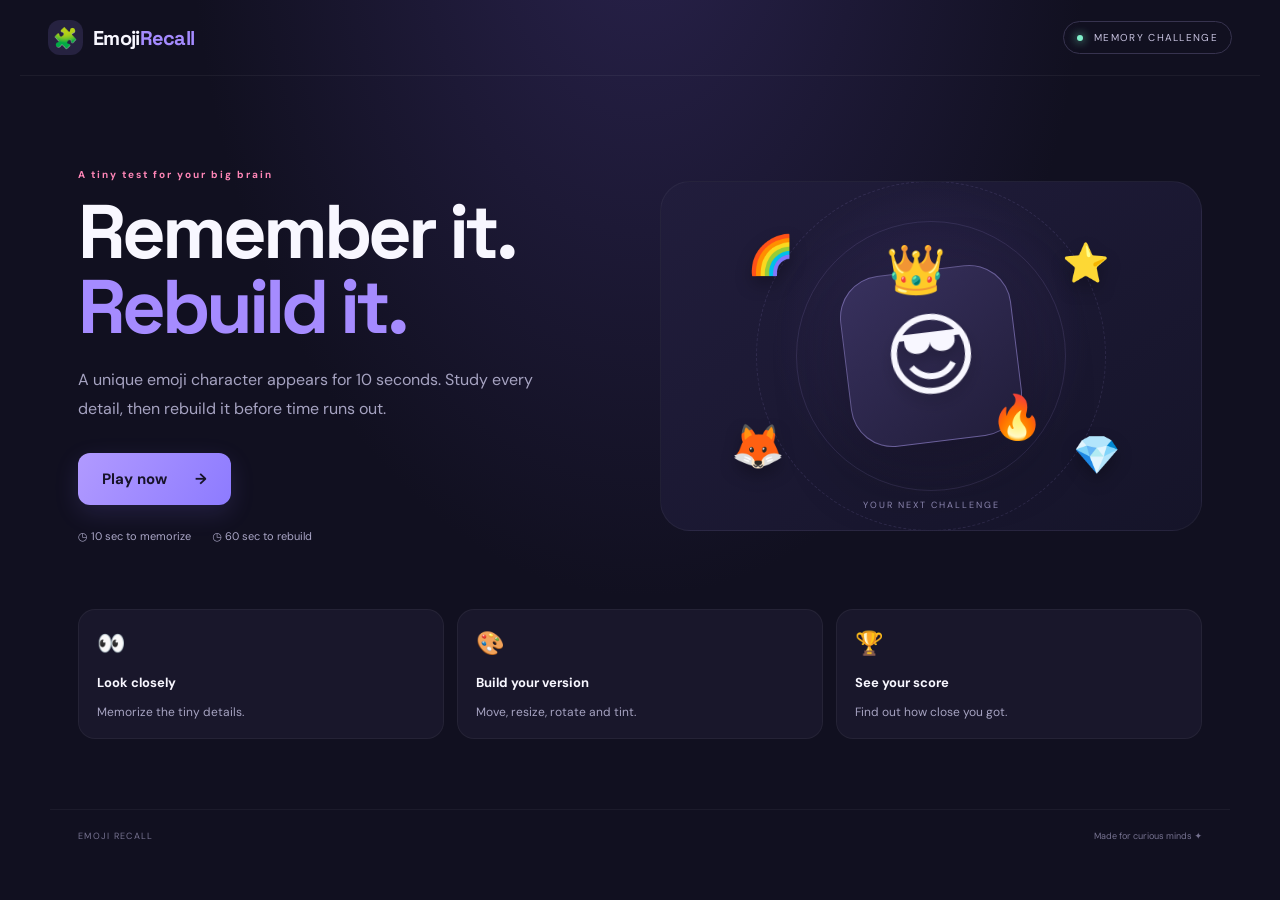
<file: index.html>
<!doctype html>
<html lang="en">
<head>
  <meta charset="utf-8">
  <meta name="viewport" content="width=device-width, initial-scale=1">
  <meta name="theme-color" content="#17152c">
  <title>Emoji Recall</title>
  <link rel="stylesheet" href="style.css">

  <script>
    // Add your private backend URL here later.
    // Never put your AI API key in this file.
    window.EMOJI_RECALL_AI_ENDPOINT = "emojirecallworker.chuachunsethbenjamin.workers.dev";
  </script>

  <script src="generator.js" defer></script>
  <script src="editor.js" defer></script>
  <script src="scorer.js" defer></script>
  <script src="game.js" defer></script>
</head>
<body>
  <header class="topbar">
    <a class="brand" href="#" id="brand-home">
      <span class="brand-mark">🧩</span>
      <span>Emoji<span class="brand-accent">Recall</span></span>
    </a>
    <span class="top-pill">
      <span class="status-dot"></span> MEMORY CHALLENGE
    </span>
  </header>

  <main>
    <!-- HOME SCREEN -->
    <section id="home-screen" class="screen hero-screen">
      <div class="hero-copy">
        <p class="eyebrow">A tiny test for your big brain</p>
        <h1>Remember it.<br><span>Rebuild it.</span></h1>
        <p class="hero-description">
          A unique emoji character appears for 10 seconds.
          Study every detail, then rebuild it before time runs out.
        </p>
        <button id="play-button" class="button button-primary button-large">
          Play now <span>→</span>
        </button>
        <div class="hero-notes">
          <span>◷ 10 sec to memorize</span>
          <span>◷ 60 sec to rebuild</span>
        </div>
      </div>

      <div class="hero-art">
        <div class="art-orbit orbit-one"></div>
        <div class="art-orbit orbit-two"></div>
        <span class="float-emoji e1">🌈</span>
        <span class="float-emoji e2">🦊</span>
        <span class="float-emoji e3">⭐</span>
        <span class="float-emoji e4">💎</span>
        <div class="art-card">
          <span class="art-crown">👑</span>
          <span class="art-face">😎</span>
          <span class="art-flame">🔥</span>
        </div>
        <span class="art-caption">YOUR NEXT CHALLENGE</span>
      </div>

      <div class="feature-row">
        <article>
          <span class="feature-icon">👀</span>
          <b>Look closely</b>
          <p>Memorize the tiny details.</p>
        </article>
        <article>
          <span class="feature-icon">🎨</span>
          <b>Build your version</b>
          <p>Move, resize, rotate and tint.</p>
        </article>
        <article>
          <span class="feature-icon">🏆</span>
          <b>See your score</b>
          <p>Find out how close you got.</p>
        </article>
      </div>
    </section>

    <!-- MEMORIZATION SCREEN -->
    <section id="preview-screen" class="screen game-screen hidden">
      <div class="screen-heading">
        <div>
          <p class="eyebrow">ROUND 01 / MEMORY</p>
          <h2>Memorize this character</h2>
          <p class="muted">
            Look at the emoji, its placement, size, rotation and tint.
          </p>
        </div>
        <div class="timer-box">
          <span>TIME TO MEMORIZE</span>
          <strong id="preview-timer">10</strong>
          <small>seconds</small>
        </div>
      </div>

      <div class="stage preview-stage">
        <div class="stage-grid"></div>
        <canvas id="target-canvas" width="600" height="420"></canvas>
        <div class="stage-label">MEMORIZE EVERY DETAIL</div>
      </div>
      <p class="center-note">
        The character will disappear when the countdown ends.
      </p>
    </section>

    <!-- EDITOR SCREEN -->
    <section id="editor-screen" class="screen game-screen hidden">
      <div class="screen-heading editor-heading">
        <div>
          <p class="eyebrow">ROUND 02 / REBUILD</p>
          <h2>Make it from memory</h2>
          <p class="muted">
            Drag pieces onto the canvas. Select a placed piece to edit it.
          </p>
        </div>
        <div class="timer-box timer-live">
          <span>TIME LEFT</span>
          <strong id="game-timer">60</strong>
          <small>seconds</small>
        </div>
      </div>

      <div class="editor-layout">
        <aside class="tool-panel">
          <div class="panel-title">
            <span>Emoji tray</span>
            <span class="mini-tag">+ DECOYS</span>
          </div>
          <p class="panel-help">
            Tap or drag an emoji to add it. Some pieces are decoys!
          </p>
          <div id="emoji-tray" class="emoji-tray"></div>

          <div class="panel-divider"></div>
          <div class="panel-title">Color tint</div>
          <div id="color-palette" class="color-palette">
            <button class="swatch selected" data-tint="#ffffff"
              style="--swatch:#ffffff" aria-label="Original color"></button>
            <button class="swatch" data-tint="#ff718b"
              style="--swatch:#ff718b" aria-label="Pink tint"></button>
            <button class="swatch" data-tint="#ffc857"
              style="--swatch:#ffc857" aria-label="Yellow tint"></button>
            <button class="swatch" data-tint="#72e6bd"
              style="--swatch:#72e6bd" aria-label="Mint tint"></button>
            <button class="swatch" data-tint="#75a7ff"
              style="--swatch:#75a7ff" aria-label="Blue tint"></button>
            <button class="swatch" data-tint="#c69bff"
              style="--swatch:#c69bff" aria-label="Purple tint"></button>
          </div>

          <div class="panel-divider"></div>
          <div class="panel-title">Selected piece</div>
          <p id="selection-hint" class="panel-help">
            Select a piece on the canvas to edit it.
          </p>

          <label class="control-label" for="size-control">
            Size <output id="size-value">1.0×</output>
          </label>
          <input id="size-control" type="range"
            min="0.5" max="2" step="0.1" value="1" disabled>

          <div class="tool-buttons">
            <button id="rotate-button" class="button button-tool" disabled>
              ↻ Rotate 45°
            </button>
            <button id="duplicate-button" class="button button-tool" disabled>
              ＋ Duplicate
            </button>
            <button id="delete-button"
              class="button button-tool button-danger" disabled>
              ✕ Remove
            </button>
          </div>
          <p id="editor-message" class="editor-message" role="status"></p>
        </aside>

        <div class="workspace-column">
          <div class="workspace-topline">
            <span>YOUR CANVAS</span>
            <span id="piece-count">0 pieces</span>
          </div>
          <div class="stage workspace-stage">
            <div class="stage-grid"></div>
            <canvas id="editor-canvas" width="600" height="420"></canvas>
          </div>
          <div class="workspace-footer">
            <span>Tip: details matter more than speed.</span>
            <button id="submit-button" class="button button-primary">
              Submit build <span>→</span>
            </button>
          </div>
        </div>
      </div>
    </section>

    <!-- RESULTS SCREEN -->
    <section id="results-screen" class="screen results-screen hidden">
      <div class="results-heading">
        <p class="eyebrow">ROUND COMPLETE</p>
        <h2 id="result-title">Look at you!</h2>
        <p id="result-subtitle" class="muted">
          Here’s how your memory held up.
        </p>
      </div>

      <div class="score-ring" id="score-ring">
        <div>
          <strong id="score-value">0%</strong>
          <span>ACCURACY</span>
        </div>
      </div>

      <div class="comparison-grid">
        <article class="comparison-card">
          <div class="comparison-label">THE ORIGINAL</div>
          <canvas id="result-target-canvas" width="600" height="420"></canvas>
        </article>
        <article class="comparison-card">
          <div class="comparison-label">YOUR REBUILD</div>
          <canvas id="result-player-canvas" width="600" height="420"></canvas>
        </article>
      </div>

      <p id="score-breakdown" class="score-breakdown"></p>
      <div class="result-actions">
        <button id="again-button" class="button button-primary button-large">
          Play again ↻
        </button>
        <button id="menu-button" class="button button-secondary button-large">
          Back to menu
        </button>
      </div>
      <p class="share-note">
        Your score compares emoji choices, position, size, rotation and tint.
      </p>
    </section>
  </main>

  <footer>
    <span>EMOJI RECALL</span>
    <span>Made for curious minds ✦</span>
  </footer>
</body>
</html>
</file>
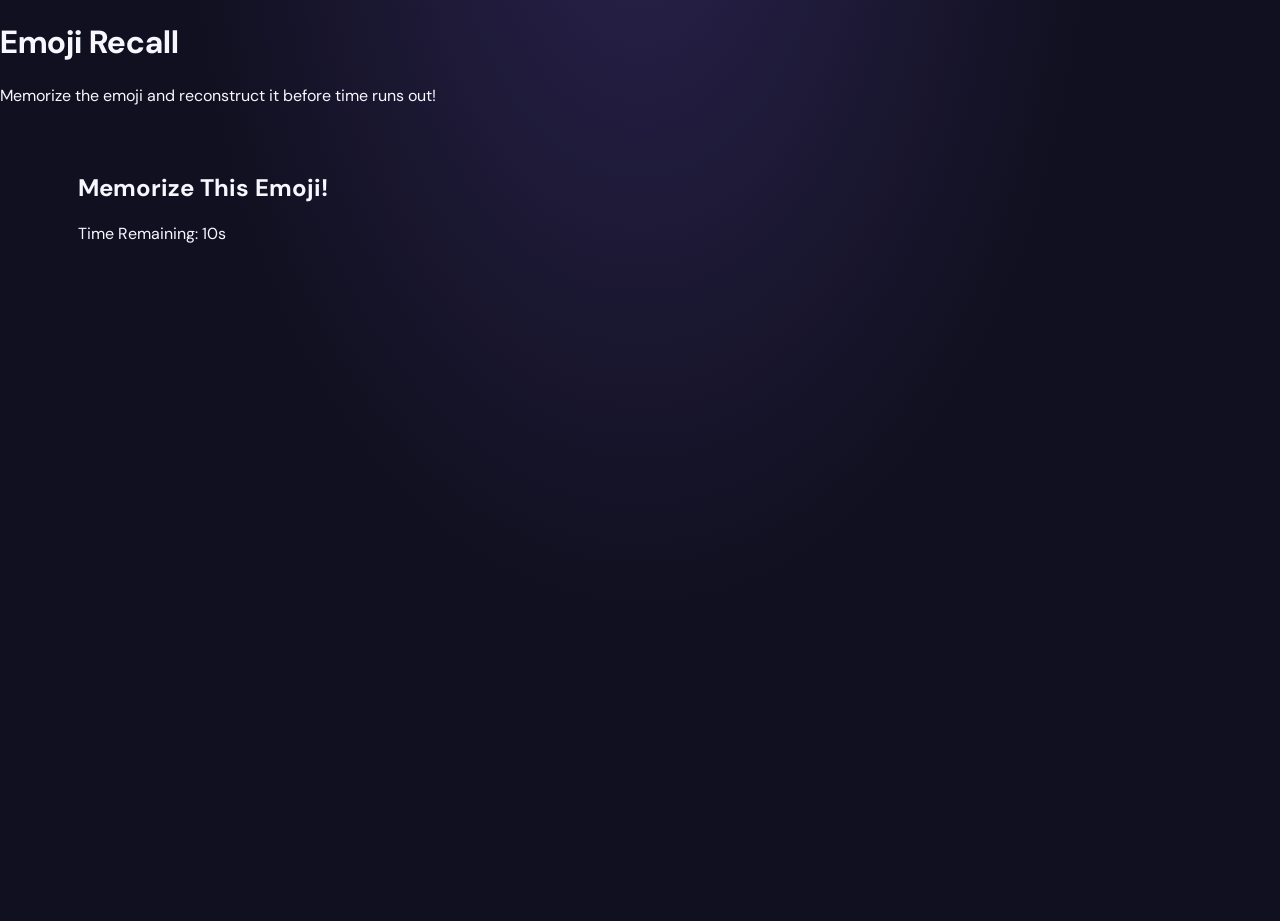
<file: body.html>
<!DOCTYPE html>
<html lang="en">
<head>
    <meta charset="UTF-8">
    <meta name="viewport" content="width=device-width, initial-scale=1.0">
    <title>Emoji Recall</title>
    <!-- Link to CSS stylesheet -->
    <link rel="stylesheet" href="style.css">
</head>
<body>

    <!-- Game Title Header -->
    <header>
        <h1>Emoji Recall</h1>
        <p>Memorize the emoji and reconstruct it before time runs out!</p>
    </header>

    <!-- Main Game Container -->
    <main>
        
        <!-- Screen 1: Target Preview Screen (10-Second Memorization) -->
        <section id="preview-screen">
            <h2>Memorize This Emoji!</h2>
            <div id="timer">Time Remaining: <span id="time-left">10</span>s</div>
            <!-- Canvas where the target emoji will render -->
            <canvas id="target-canvas" width="300" height="300"></canvas>
        </section>

        <!-- Screen 2: Assembly Workspace (Reconstruction Phase) -->
        <section id="workspace-screen" class="hidden">
            <h2>Reconstruct the Emoji</h2>
            
            <div class="game-area">
                <!-- Part Selector Tray (Decoys + Real Parts) -->
                <div id="part-tray" class="tray">
                    <h3>Parts Tray</h3>
                    <!-- Parts/Icons will be dynamically injected here via JS -->
                </div>

                <!-- Interactive Assembly Canvas -->
                <div class="canvas-container">
                    <canvas id="editor-canvas" width="300" height="300"></canvas>
                </div>

                <!-- Controls & Palette -->
                <div id="controls">
                    <h3>Palette & Tools</h3>
                    <!-- Color Swatches -->
                    <div id="color-palette"></div>
                    
                    <!-- Transformation Buttons -->
                    <button id="btn-rotate">Rotate 45°</button>
                    <button id="btn-scale-up">Scale Up</button>
                    <button id="btn-scale-down">Scale Down</button>
                    <button id="btn-duplicate">Duplicate</button>
                    <button id="btn-delete">Delete</button>
                </div>
            </div>

            <button id="btn-submit">Submit Reconstruction</button>
        </section>

        <!-- Screen 3: Results & Social Share Card -->
        <section id="results-screen" class="hidden">
            <h2>Results</h2>
            <div class="score-display">
                <h3>Accuracy: <span id="accuracy-score">0</span>%</h3>
            </div>
            
            <!-- Side-by-side "Expectation vs. Reality" Canvas -->
            <div class="comparison-container">
                <div>
                    <h4>Target (Expectation)</h4>
                    <canvas id="final-target" width="200" height="200"></canvas>
                </div>
                <div>
                    <h4>Your Creation (Reality)</h4>
                    <canvas id="final-creation" width="200" height="200"></canvas>
                </div>
            </div>

            <button id="btn-share">Share Result</button>
            <button id="btn-play-again">Play Again</button>
        </section>

    </main>

    <!-- Script imports at the bottom so HTML loads first -->
    <script src="generator.js"></script>
    <script src="editor.js"></script>
    <script src="scorer.js"></script>
    <script src="game.js"></script>

</body>
</html>
</file>
<file: style.css>
@import url('https://fonts.googleapis.com/css2?family=DM+Sans:wght@400;500;600;700&family=Space+Grotesk:wght@400;500;600;700&display=swap');

:root {
  --bg: #111020;
  --panel: #1b1930;
  --text: #f8f7ff;
  --muted: #a6a3c1;
  --purple: #a58bff;
  --pink: #ff86b7;
  --line: #37334f;
  --mint: #80f0cb;
}

* {
  box-sizing: border-box;
}

body {
  margin: 0;
  background: radial-gradient(ellipse at 50% -15%, #29224c 0, transparent 50%), var(--bg);
  color: var(--text);
  font-family: "DM Sans", system-ui, sans-serif;
  min-height: 100vh;
}

button, input {
  font: inherit;
}

button {
  cursor: pointer;
}

.topbar {
  height: 76px;
  max-width: 1240px;
  margin: auto;
  padding: 0 28px;
  display: flex;
  align-items: center;
  justify-content: space-between;
  border-bottom: 1px solid #ffffff0d;
}

.brand {
  display: flex;
  gap: 10px;
  align-items: center;
  color: var(--text);
  text-decoration: none;
  font: 700 20px "Space Grotesk", sans-serif;
  letter-spacing: -.7px;
}

.brand-mark {
  display: grid;
  place-items: center;
  width: 35px;
  height: 35px;
  border-radius: 12px;
  background: #a58bff24;
  font-size: 20px;
}

.brand-accent {
  color: var(--purple);
}

.top-pill {
  font-size: 10px;
  letter-spacing: 1.3px;
  color: #c7c2df;
  border: 1px solid var(--line);
  border-radius: 30px;
  padding: 9px 13px;
}

.status-dot {
  display: inline-block;
  width: 6px;
  height: 6px;
  background: var(--mint);
  border-radius: 50%;
  margin-right: 7px;
  box-shadow: 0 0 10px var(--mint);
}

main {
  max-width: 1180px;
  margin: auto;
  padding: 30px 28px 70px;
}

.screen {
  animation: rise .35s ease;
}

@keyframes rise {
  from { opacity: 0; transform: translateY(8px); }
  to { opacity: 1; transform: translateY(0); }
}

.hidden {
  display: none !important;
}

/* HOME PAGE */

.hero-screen {
  display: grid;
  grid-template-columns: 1fr 1fr;
  gap: 28px 40px;
  align-items: center;
  padding-top: 38px;
}

.hero-copy {
  padding: 24px 0;
}

.eyebrow {
  color: var(--pink);
  font-size: 10px;
  letter-spacing: 2px;
  font-weight: 700;
  margin: 0 0 13px;
}

.hero-copy h1 {
  font: 700 clamp(48px, 6vw, 76px)/.99 "Space Grotesk", sans-serif;
  letter-spacing: -4px;
  margin: 0 0 22px;
}

.hero-copy h1 span {
  color: var(--purple);
}

.hero-description {
  max-width: 455px;
  color: var(--muted);
  font-size: 16px;
  line-height: 1.8;
  margin-bottom: 29px;
}

.button {
  border: 0;
  border-radius: 12px;
  padding: 13px 18px;
  font-weight: 700;
  transition: transform .15s, filter .15s;
}

.button:hover {
  filter: brightness(1.1);
  transform: translateY(-1px);
}

.button:disabled {
  opacity: .35;
  cursor: not-allowed;
  transform: none;
}

.button-primary {
  background: linear-gradient(120deg, #b19aff, #8d7bff);
  color: #171329;
  box-shadow: 0 8px 25px #907cff26;
}

.button-large {
  padding: 16px 24px;
  font-size: 15px;
}

.button-large span {
  margin-left: 24px;
}

.button-secondary,
.button-tool {
  background: #282541;
  color: var(--text);
  border: 1px solid #3d385a;
}

.hero-notes {
  display: flex;
  gap: 22px;
  margin-top: 24px;
  color: #aaa6c6;
  font-size: 11px;
}

/* DECORATIVE EMOJI */

.hero-art {
  height: 350px;
  position: relative;
  display: grid;
  place-items: center;
  overflow: hidden;
  border: 1px solid #ffffff0c;
  border-radius: 30px;
  background: radial-gradient(circle at 50% 45%, #55438d55, transparent 48%), linear-gradient(145deg, #211d3c, #151429);
}

.art-orbit {
  position: absolute;
  border: 1px solid #bbaaff20;
  border-radius: 50%;
  width: 270px;
  height: 270px;
}

.orbit-two {
  width: 350px;
  height: 350px;
  border-style: dashed;
}

.art-card {
  position: relative;
  width: 172px;
  height: 172px;
  border-radius: 42px;
  background: linear-gradient(145deg, #38315e, #211d3a);
  border: 1px solid #bbaaff66;
  box-shadow: 0 22px 70px #0005;
  display: grid;
  place-items: center;
  transform: rotate(-7deg);
}

.art-face {
  font-size: 91px;
  filter: drop-shadow(0 8px 7px #0003);
}

.art-crown {
  position: absolute;
  font-size: 48px;
  top: -34px;
  left: 51px;
  transform: rotate(7deg);
}

.art-flame {
  position: absolute;
  font-size: 43px;
  right: -20px;
  bottom: -14px;
  transform: rotate(9deg);
}

.float-emoji {
  position: absolute;
  font-size: 38px;
  filter: drop-shadow(0 8px 8px #0004);
}

.e1 { top: 48px; left: 16%; }
.e2 { bottom: 56px; left: 13%; font-size: 43px; }
.e3 { top: 56px; right: 17%; }
.e4 { bottom: 50px; right: 15%; }

.art-caption {
  position: absolute;
  bottom: 19px;
  font-size: 9px;
  letter-spacing: 2px;
  color: #8c86b0;
}

.feature-row {
  grid-column: 1 / -1;
  display: grid;
  grid-template-columns: repeat(3, 1fr);
  gap: 13px;
  margin-top: 14px;
}

.feature-row article {
  border: 1px solid #ffffff0d;
  background: #19172b;
  border-radius: 17px;
  padding: 18px;
}

.feature-icon {
  font-size: 23px;
  display: block;
  margin-bottom: 13px;
}

.feature-row b {
  font-size: 13px;
}

.feature-row p {
  font-size: 12px;
  color: var(--muted);
  margin-bottom: 0;
}

/* GAME SCREENS */

.game-screen {
  padding-top: 22px;
}

.screen-heading {
  display: flex;
  justify-content: space-between;
  align-items: center;
  gap: 18px;
  margin-bottom: 24px;
}

.screen-heading h2,
.results-heading h2 {
  font: 700 30px "Space Grotesk", sans-serif;
  letter-spacing: -1px;
  margin: 0 0 8px;
}

.muted {
  color: var(--muted);
  font-size: 13px;
  margin: 0;
  line-height: 1.6;
}

.timer-box {
  background: #211d39;
  border: 1px solid #49416b;
  border-radius: 16px;
  min-width: 116px;
  text-align: center;
  padding: 12px 18px;
  display: flex;
  flex-direction: column;
  align-items: center;
}

.timer-box span {
  font-size: 8px;
  letter-spacing: 1.3px;
  color: #b8b1d8;
}

.timer-box strong {
  font: 700 34px "Space Grotesk", sans-serif;
  color: var(--mint);
  line-height: 1.2;
}

.timer-box small {
  font-size: 10px;
  color: var(--muted);
}

.timer-live strong {
  color: var(--pink);
}

/* CANVAS */

.stage {
  position: relative;
  border: 1px solid #3a3558;
  border-radius: 22px;
  overflow: hidden;
  background: #17162a;
  min-width: 0;
}

.stage-grid {
  position: absolute;
  inset: 0;
  opacity: .34;
  background-image:
    linear-gradient(#39345155 1px, transparent 1px),
    linear-gradient(90deg, #39345155 1px, transparent 1px);
  background-size: 30px 30px;
  pointer-events: none;
}

.stage canvas {
  position: relative;
  display: block;
  width: 100%;
  height: auto;
  touch-action: none;
}

.preview-stage {
  max-width: 820px;
  margin: auto;
}

.stage-label {
  position: absolute;
  bottom: 14px;
  left: 50%;
  transform: translateX(-50%);
  background: #100f20d9;
  border: 1px solid #ffffff16;
  border-radius: 20px;
  padding: 8px 13px;
  font-size: 9px;
  letter-spacing: 1.5px;
  color: #c5bddf;
  white-space: nowrap;
}

.center-note {
  text-align: center;
  color: var(--muted);
  font-size: 12px;
  margin-top: 17px;
}

/* EDITOR */

.editor-layout {
  display: grid;
  grid-template-columns: 260px 1fr;
  gap: 18px;
}

.tool-panel {
  background: var(--panel);
  border: 1px solid #ffffff10;
  border-radius: 18px;
  padding: 17px;
  align-self: start;
}

.panel-title {
  font-size: 12px;
  font-weight: 700;
  display: flex;
  justify-content: space-between;
  align-items: center;
}

.mini-tag {
  font-size: 8px;
  letter-spacing: .8px;
  color: var(--pink);
  background: #ff86b71c;
  border-radius: 5px;
  padding: 5px;
}

.panel-help {
  color: var(--muted);
  font-size: 11px;
  line-height: 1.5;
  margin: 8px 0 12px;
}

.emoji-tray {
  display: grid;
  grid-template-columns: repeat(4, 1fr);
  gap: 7px;
}

.tray-item {
  min-width: 0;
  border: 1px solid #383451;
  background: #24213c;
  border-radius: 10px;
  aspect-ratio: 1;
  display: grid;
  place-items: center;
  font-size: 26px;
  padding: 4px;
  position: relative;
}

.tray-item:hover {
  border-color: var(--purple);
  background: #312b4e;
}

.tray-item small {
  position: absolute;
  bottom: 3px;
  right: 4px;
  font-size: 7px;
  color: #aaa3c9;
}

.panel-divider {
  height: 1px;
  background: var(--line);
  margin: 17px 0;
}

.color-palette {
  display: flex;
  gap: 9px;
  margin-top: 12px;
  flex-wrap: wrap;
}

.swatch {
  width: 25px;
  height: 25px;
  border-radius: 50%;
  border: 2px solid #4a4568;
  background: var(--swatch);
  box-shadow: inset 0 0 0 3px #19172b;
}

.swatch.selected {
  outline: 2px solid var(--purple);
  outline-offset: 2px;
}

.control-label {
  display: flex;
  justify-content: space-between;
  font-size: 10px;
  color: #d4d0e9;
  margin: 14px 0 7px;
}

.control-label output {
  color: var(--mint);
}

input[type="range"] {
  width: 100%;
  accent-color: var(--purple);
}

.tool-buttons {
  display: grid;
  grid-template-columns: 1fr 1fr;
  gap: 7px;
  margin-top: 13px;
}

.button-tool {
  font-size: 10px;
  padding: 10px 7px;
  border-radius: 9px;
}

.button-danger {
  grid-column: 1 / -1;
  color: #ff9eb0;
}

.editor-message {
  min-height: 15px;
  font-size: 10px;
  color: var(--mint);
  margin: 10px 0 0;
}

.workspace-column {
  min-width: 0;
}

.workspace-topline,
.workspace-footer {
  display: flex;
  align-items: center;
  justify-content: space-between;
  gap: 12px;
}

.workspace-topline {
  font-size: 9px;
  letter-spacing: 1.4px;
  color: #a8a3c6;
  margin: 0 2px 10px;
}

.workspace-topline span + span {
  letter-spacing: 0;
}

.workspace-stage {
  background: #17162a;
}

.workspace-footer {
  margin-top: 12px;
  color: var(--muted);
  font-size: 10px;
}

.workspace-footer .button {
  font-size: 12px;
}

/* RESULTS */

.results-screen {
  padding-top: 28px;
  text-align: center;
}

.results-heading {
  margin-bottom: 15px;
}

.score-ring {
  width: 138px;
  height: 138px;
  margin: 0 auto 25px;
  border-radius: 50%;
  display: grid;
  place-items: center;
  background: conic-gradient(var(--mint) var(--score, 0%), #38334f 0);
  position: relative;
}

.score-ring::before {
  content: "";
  position: absolute;
  inset: 8px;
  background: var(--bg);
  border-radius: 50%;
}

.score-ring > div {
  position: relative;
  display: flex;
  flex-direction: column;
}

.score-ring strong {
  font: 700 34px "Space Grotesk", sans-serif;
}

.score-ring span {
  font-size: 8px;
  letter-spacing: 1.5px;
  color: var(--muted);
}

.comparison-grid {
  display: grid;
  grid-template-columns: 1fr 1fr;
  gap: 15px;
  max-width: 900px;
  margin: 0 auto;
}

.comparison-card {
  background: var(--panel);
  border: 1px solid #ffffff10;
  border-radius: 17px;
  padding: 12px;
  overflow: hidden;
}

.comparison-label {
  text-align: left;
  font-size: 9px;
  letter-spacing: 1.4px;
  color: #aaa4c8;
  padding: 4px 5px 10px;
}

.comparison-card canvas {
  display: block;
  width: 100%;
  height: auto;
  border-radius: 10px;
  background: #17162a;
}

.score-breakdown {
  color: #d0cce6;
  font-size: 12px;
  margin: 20px 0;
}

.result-actions {
  display: flex;
  justify-content: center;
  gap: 10px;
  flex-wrap: wrap;
}

.share-note {
  font-size: 10px;
  color: #777391;
  margin-top: 24px;
}

footer {
  border-top: 1px solid #ffffff0c;
  max-width: 1180px;
  margin: auto;
  padding: 20px 28px 26px;
  display: flex;
  justify-content: space-between;
  color: #777391;
  font-size: 9px;
  letter-spacing: 1.3px;
}

footer span + span {
  letter-spacing: 0;
}

/* MOBILE */

@media (max-width: 760px) {
  .topbar {
    height: 65px;
    padding: 0 18px;
  }

  .top-pill {
    font-size: 8px;
    padding: 8px;
  }

  .brand {
    font-size: 18px;
  }

  main {
    padding: 18px 15px 45px;
  }

  .hero-screen {
    grid-template-columns: 1fr;
    padding-top: 10px;
    gap: 10px;
  }

  .hero-copy {
    padding: 15px 0 0;
  }

  .hero-copy h1 {
    font-size: 56px;
    letter-spacing: -3px;
  }

  .hero-description {
    font-size: 14px;
  }

  .hero-art {
    height: 260px;
    grid-row: 2;
  }

  .art-card {
    transform: scale(.8) rotate(-7deg);
  }

  .feature-row {
    gap: 7px;
  }

  .feature-row article {
    padding: 12px 10px;
  }

  .feature-icon {
    font-size: 20px;
  }

  .feature-row b {
    font-size: 11px;
  }

  .feature-row p {
    font-size: 10px;
    line-height: 1.4;
  }

  .screen-heading {
    align-items: flex-start;
  }

  .screen-heading h2,
  .results-heading h2 {
    font-size: 24px;
  }

  .screen-heading .muted {
    max-width: 250px;
  }

  .timer-box {
    min-width: 82px;
    padding: 10px;
  }

  .timer-box strong {
    font-size: 28px;
  }

  .editor-layout {
    grid-template-columns: 1fr;
  }

  .tool-panel {
    order: 2;
  }

  .workspace-column {
    order: 1;
  }

  .emoji-tray {
    grid-template-columns: repeat(6, 1fr);
  }

  .tray-item {
    font-size: 25px;
  }

  .workspace-footer {
    align-items: flex-start;
  }

  .workspace-footer > span {
    max-width: 130px;
    line-height: 1.5;
  }

  .comparison-grid {
    gap: 8px;
  }

  .comparison-card {
    padding: 7px;
  }

  .comparison-label {
    font-size: 8px;
    padding: 4px 2px 8px;
  }

  .score-ring {
    width: 120px;
    height: 120px;
  }

  .score-ring strong {
    font-size: 29px;
  }

  .hero-notes {
    gap: 12px;
    flex-wrap: wrap;
    font-size: 10px;
  }

  footer {
    padding: 18px;
    font-size: 8px;
  }
}

@media (prefers-reduced-motion: reduce) {
  *,
  *::before,
  *::after {
    animation: none !important;
    transition: none !important;
  }
   }
</file>
